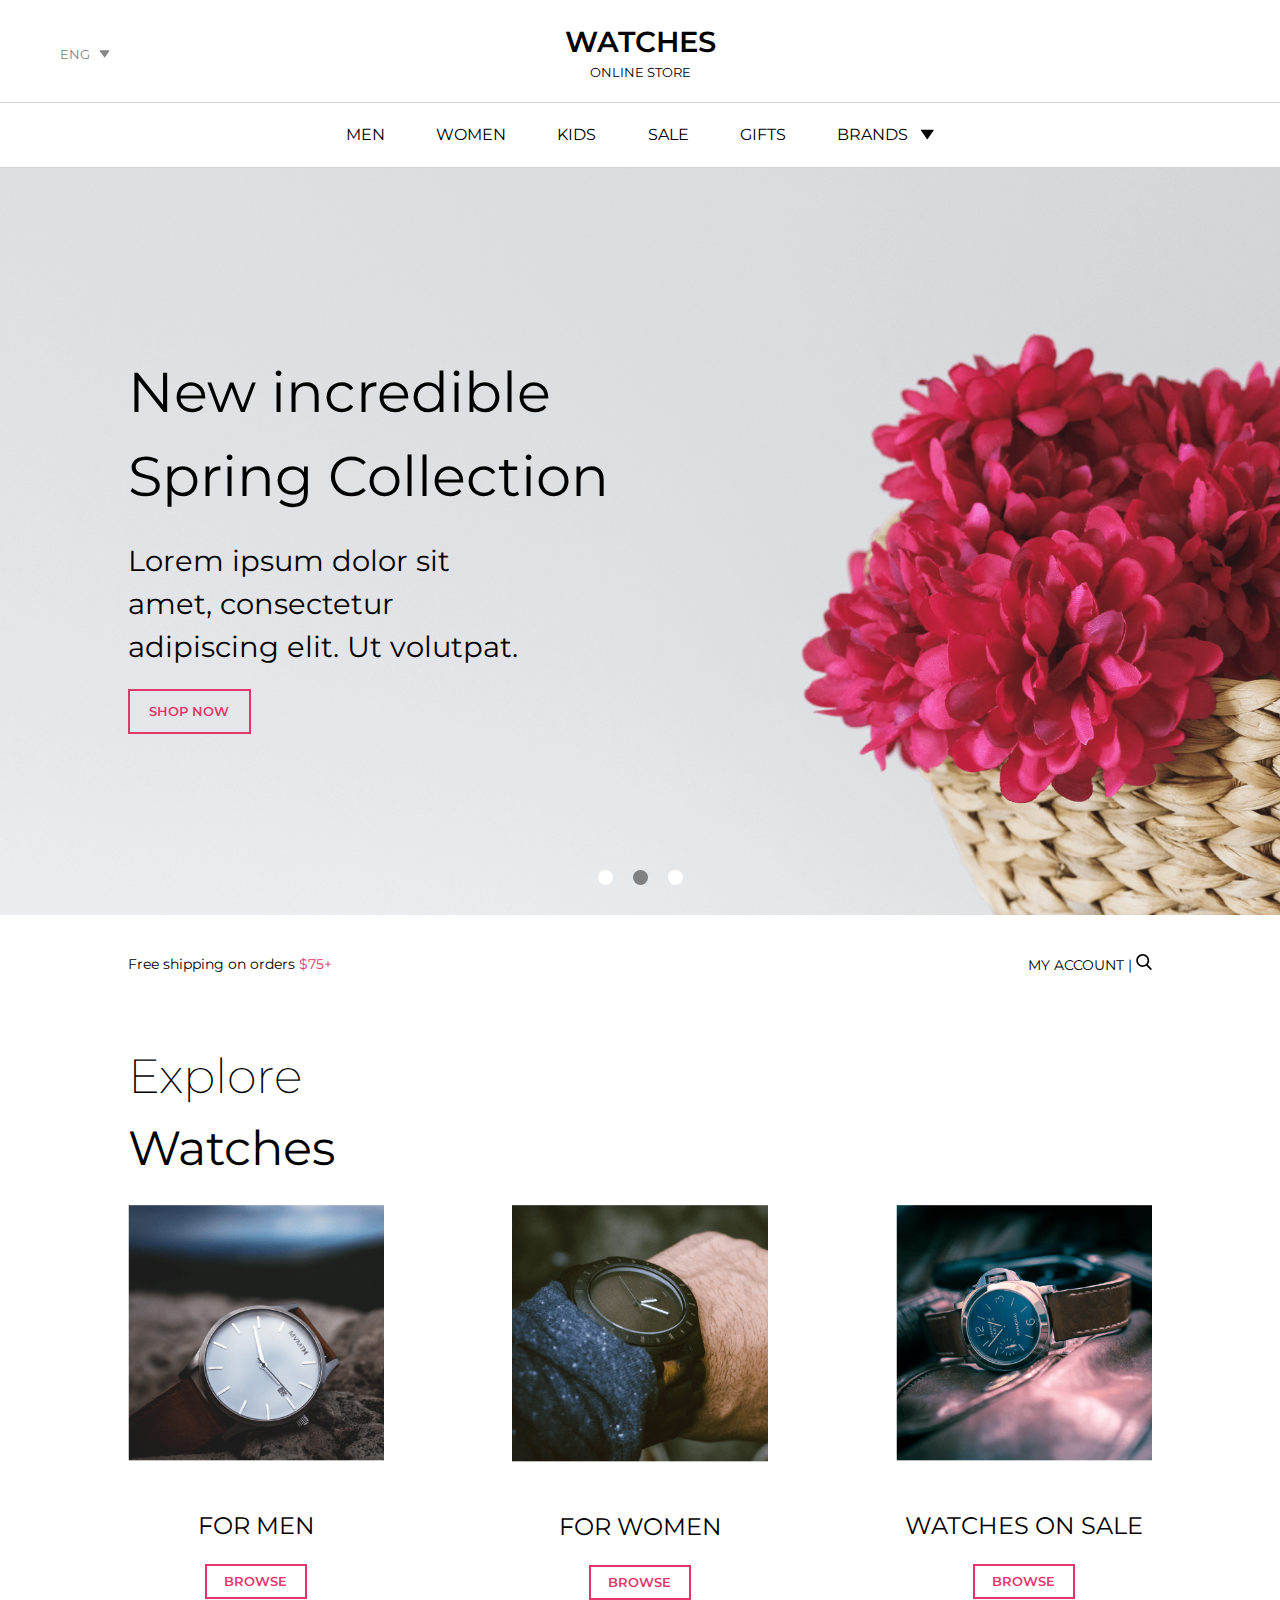
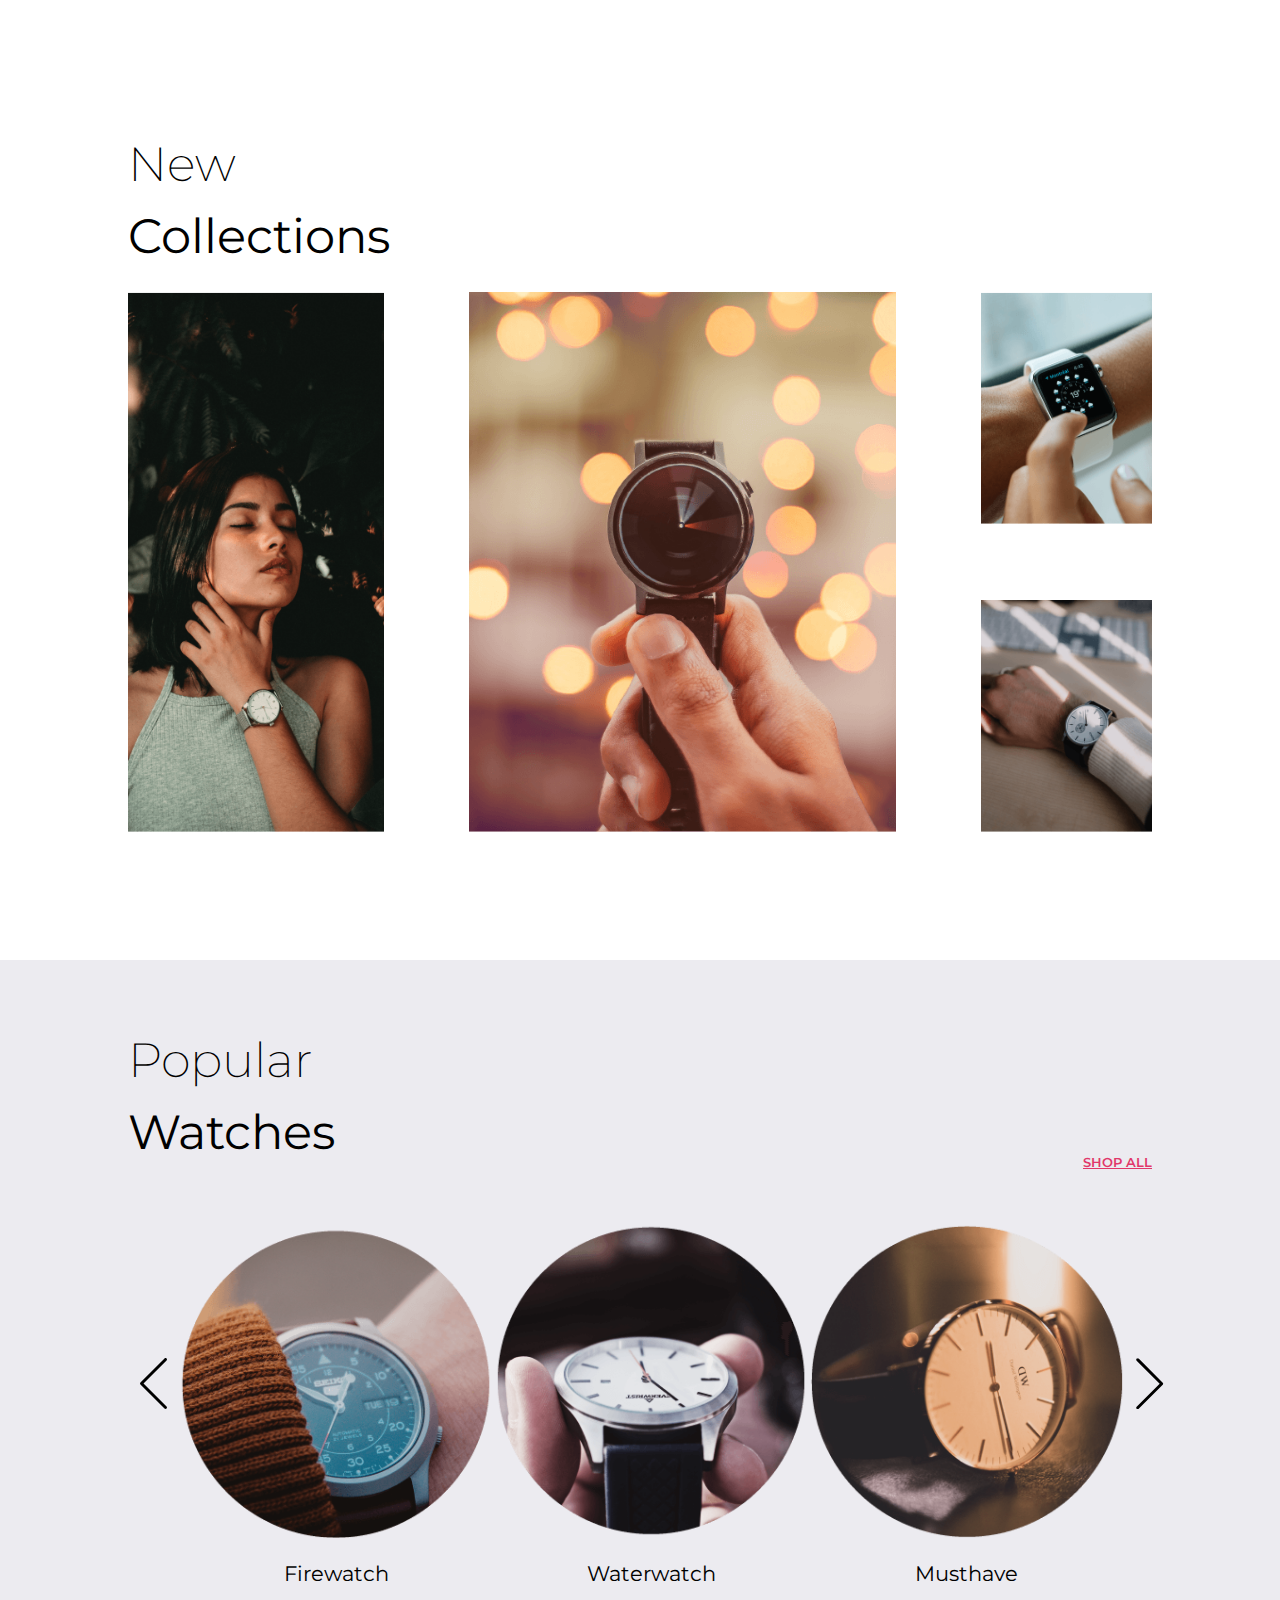
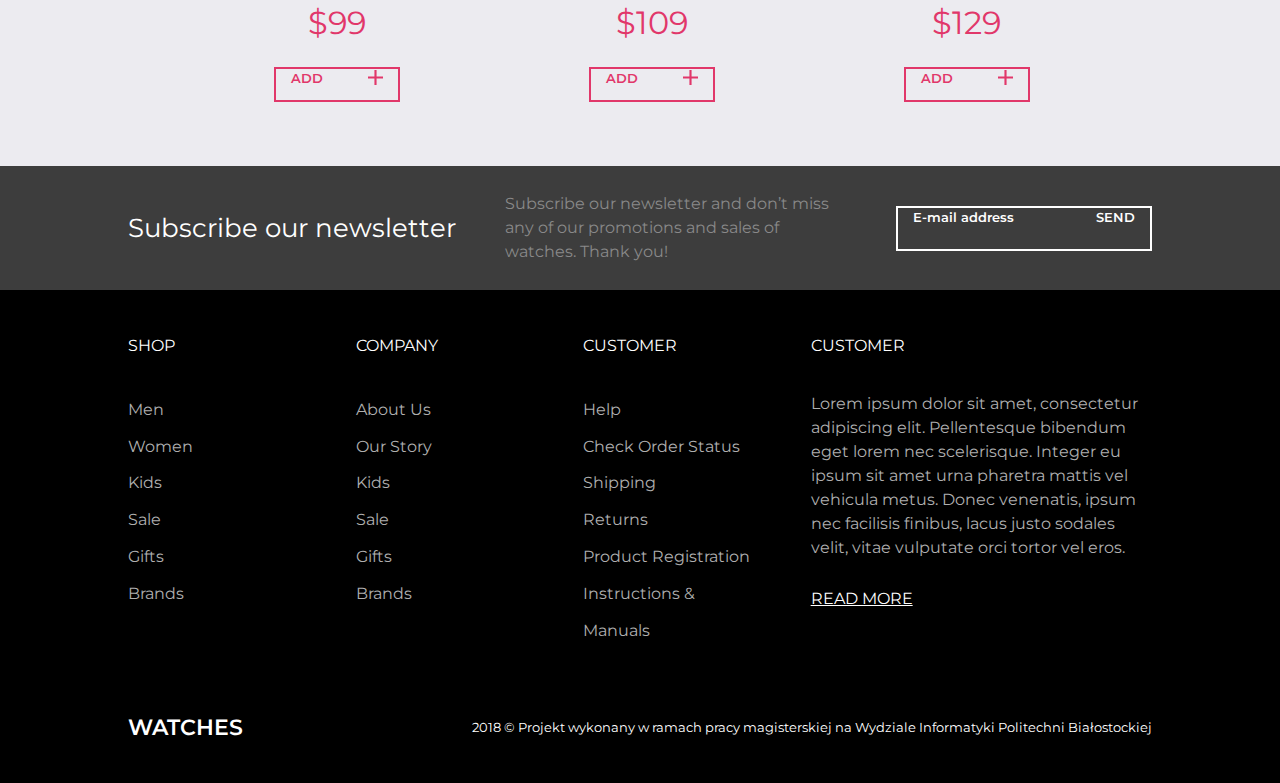
<file: index.html>
<!DOCTYPE html>
<html lang="pl">
<head>
    <meta charset="utf-8">
    <meta name="viewport" content="initial-scale=1, maximum-scale=1">
    <title>Watches #1 - Custom</title>
    <link rel="stylesheet" href="style.css">
    <link href="https://fonts.googleapis.com/css?family=Montserrat:100,300,400&amp;subset=latin-ext" rel="stylesheet">
    <link rel="icon" type="image/png" href="img/favicon.png">
</head>
<body>
    
    <header>
        
        <nav>
            <span>ENG<img src="img/arrow_gray.svg"></span>
            
            <h1><a href="#">WATCHES</a></h1>
            <h2>ONLINE STORE</h2>

            <img class="mobile-menu" src="img/hamburger.svg">

            <ul>
                <li>MEN</li>
                <li>WOMEN</li>
                <li>KIDS</li>
                <li>SALE</li>
                <li>GIFTS</li>
                <li>BRANDS<img src="img/arrow_black.svg"></li>
            </ul>
        </nav>
        
    </header>

    <main>

        <section id="main">
            
            <h2>New incredible<br>Spring Collection</h2>
            <h3>Lorem ipsum dolor sit amet, consectetur adipiscing elit. Ut volutpat.</h3>
            
            <button><a href="shop.html">SHOP NOW</a></button>
            
            <div class="dots">
                <div class="dot"></div>
                <div class="dot active"></div>
                <div class="dot"></div>
            </div>
        
        </section>
        
        
        <section id="panel">
            <p>Free shipping on orders <span>$75+</span></p>
            <p>MY ACCOUNT | <img src="img/search.svg"></p>
        </section>
            
        
        <section id="explore">
        
            <h3>Explore</h3>
            <h2>Watches</h2>
            
            <div class="photos">
                <div class="photo">
                    <img src="img/watch1.png">
                    <p>FOR MEN</p>
                    <button>BROWSE</button>
                </div>
                <div class="photo">
                    <img src="img/watch2.png">
                    <p>FOR WOMEN</p>
                    <button>BROWSE</button>
                </div>
                <div class="photo">
                    <img src="img/watch3.png">
                    <p>WATCHES ON SALE</p>
                    <button>BROWSE</button>
                </div>
            </div>
        
        </section>
        
        <section id="collections">
        
            <h3>New</h3>
            <h2>Collections</h2>
            
            <div class="photos">
                <img src="img/collection1.png">
                <img src="img/collection2.png">
                <div class="right-photos">
                    <img src="img/collection3.png">
                    <img src="img/collection4.png">
                </div>
            </div>
        </section>
        
        <section id="popular">
        
            <div class="popular-top">
                <div>
                    <h3>Popular</h3>
                    <h2>Watches</h2>
                </div>
                <a href="#">SHOP ALL</a>
            </div>
            
            <div class="photos">
                <img class="arrow arrow-left" src="img/arrow_black_big.svg">
                <div class="photo">
                    <img class="watch" src="img/watch-rounded1.png">
                    <p>Firewatch</p>
                    <div class="price">$99</div>
                    <button>ADD<img src="img/add_pink.svg"></button>
                </div>
                <div class="photo">
                    <img class="watch" src="img/watch-rounded2.png">
                    <p>Waterwatch</p>
                    <div class="price">$109</div>
                    <button>ADD<img src="img/add_pink.svg"></button>
                </div>
                <div class="photo">
                    <img class="watch" src="img/watch-rounded3.png">
                    <p>Musthave</p>
                    <div class="price">$129</div>
                    <button>ADD<img src="img/add_pink.svg"></button>
                </div>
                <img class="arrow arrow-right" src="img/arrow_black_big.svg">
            </div>
        
        </section>
        
        <section id="subscribe">
        
            <h6>Subscribe our newsletter</h6>
            <p>Subscribe our newsletter and don’t miss any of our promotions and sales of watches. Thank you!</p>
            
            <button>E-mail address<span>SEND</span></button>
        
        </section>

    </main>

    <footer>
        
        <ul>
            <li>SHOP</li>
            <li>Men</li>
            <li>Women</li>
            <li>Kids</li>
            <li>Sale</li>
            <li>Gifts</li>
            <li>Brands</li>
        </ul>
        <ul>
            <li>COMPANY</li>
            <li>About Us</li>
            <li>Our Story</li>
            <li>Kids</li>
            <li>Sale</li>
            <li>Gifts</li>
            <li>Brands</li>
        </ul>
        <ul>
            <li>CUSTOMER</li>
            <li>Help</li>
            <li>Check Order Status</li>
            <li>Shipping</li>
            <li>Returns</li>
            <li>Product Registration</li>
            <li>Instructions &amp; Manuals</li>
        </ul>
        <ul>
            <li>CUSTOMER</li>
            <li>Lorem ipsum dolor sit amet, consectetur adipiscing elit. Pellentesque bibendum eget lorem nec scelerisque. Integer eu ipsum sit amet urna pharetra mattis vel vehicula metus. Donec venenatis, ipsum nec facilisis finibus, lacus justo sodales velit, vitae vulputate orci tortor vel eros.</li>
            <li><a href="#">READ MORE</a></li>
        </ul>
        
        <p><span>WATCHES</span>2018 © Projekt wykonany w ramach pracy magisterskiej na Wydziale Informatyki Politechni Białostockiej</p>
    </footer>

</body>
</html>
</file>
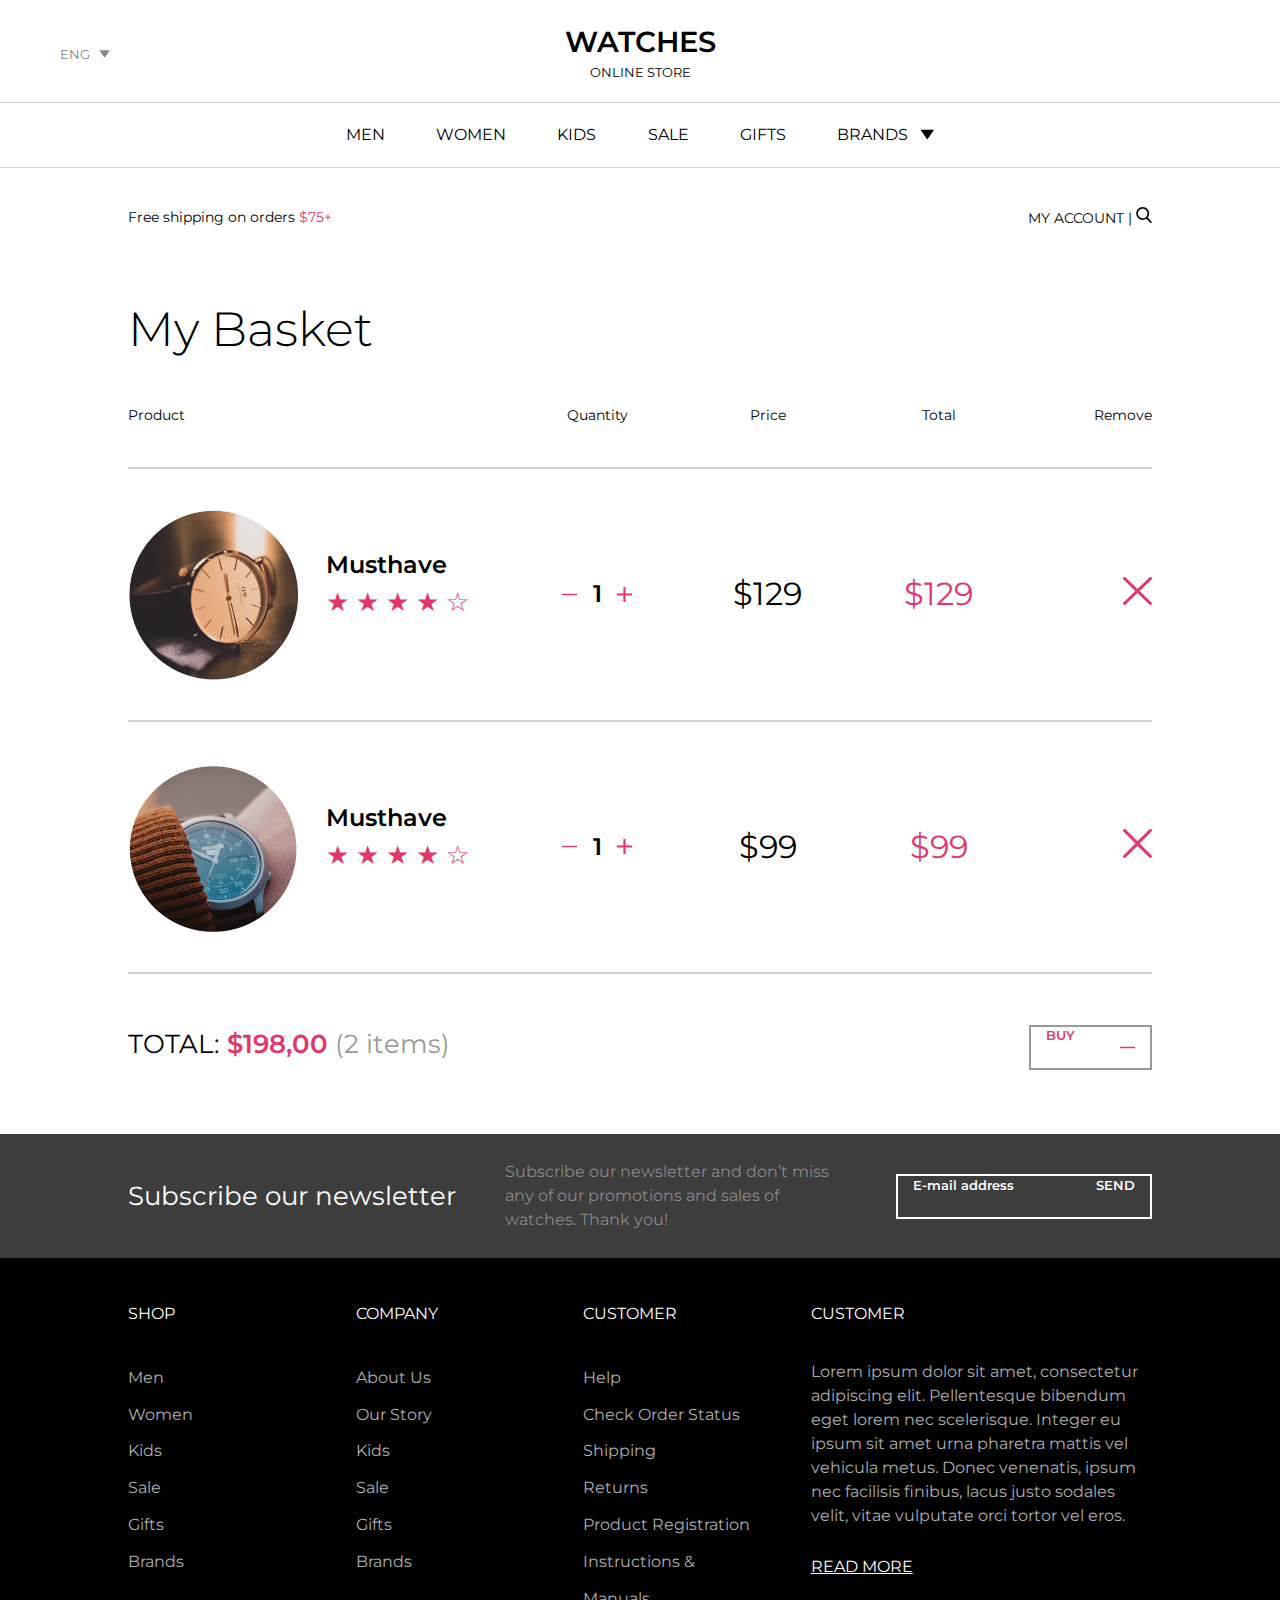
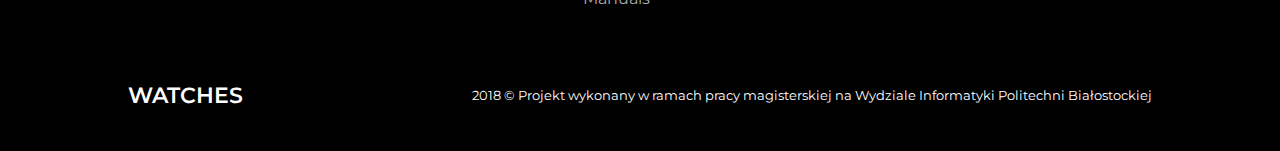
<file: basket.html>
<!DOCTYPE html>
<html lang="pl">
<head>
    <meta charset="utf-8">
    <meta name="viewport" content="initial-scale=1, maximum-scale=1">
    <title>Basket - Watches #1 - Custom</title>
    <link rel="stylesheet" href="style.css">
    <link href="https://fonts.googleapis.com/css?family=Montserrat:100,300,400&amp;subset=latin-ext" rel="stylesheet">
    <link rel="icon" type="image/png" href="img/favicon.png">
</head>
<body>
    
    <header>
        
        <nav>
            <span>ENG<img src="img/arrow_gray.svg"></span>
            
            <h1><a href="#">WATCHES</a></h1>
            <h2>ONLINE STORE</h2>

            <img class="mobile-menu" src="img/hamburger.svg">

            <ul>
                <li>MEN</li>
                <li>WOMEN</li>
                <li>KIDS</li>
                <li>SALE</li>
                <li>GIFTS</li>
                <li>BRANDS<img src="img/arrow_black.svg"></li>
            </ul>
        </nav>
        
    </header>

    <main>

        <section id="panel">
            <p>Free shipping on orders <span>$75+</span></p>
            <p>MY ACCOUNT | <img src="img/search.svg"></p>
        </section>
        
        <section id="basket">
            
            <h3>My Basket</h3>
                
            <table>
                <tr>
                    <th>Product</th>
                    <th>Quantity</th>
                    <th>Price</th>
                    <th>Total</th>
                    <th>Remove</th>
                </tr>
                <tr>
                    <td>
                        <img class="watch" src="img/watch-rounded3.png">
                    
                        <div>
                            <p>Musthave</p>
                            <div class="stars">
                                <span>★</span>
                                <span>★</span>
                                <span>★</span>
                                <span>★</span>
                                <span>☆</span>
                            </div>
                        </div>
                    </td>
                    <td>
                        <img class="basket-add" src="img/substract.svg">
                        <p>1</p>
                        <img class="basket-add" src="img/add_pink.svg">
                    </td>
                    <td>
                        <div class="price black">$129</div>
                    </td>
                    <td>
                        <div class="price">$129</div>
                    </td>
                    <td>
                        <img class="remove" src="img/remove.svg">
                    </td>
                </tr>
                <tr>
                    <td>
                        <img class="watch" src="img/watch-rounded1.png">
                    
                        <div>
                            <p>Musthave</p>
                            <div class="stars">
                                <span>★</span>
                                <span>★</span>
                                <span>★</span>
                                <span>★</span>
                                <span>☆</span>
                            </div>
                        </div>
                    </td>
                    <td>
                        <img class="basket-add" src="img/substract.svg">
                        <p>1</p>
                        <img class="basket-add" src="img/add_pink.svg">
                    </td>
                    <td>
                        <div class="price black">$99</div>
                    </td>
                    <td>
                        <div class="price">$99</div>
                    </td>
                    <td>
                        <img class="remove" src="img/remove.svg">
                    </td>
                </tr>
            </table>
            
            <div class="under-table">
                <div>
                    <span>TOTAL: </span>
                    <span>$198,00</span>
                    <span>(2 items)</span>
                </div>
                <button class="gray-btn">BUY<img class="basket-add" src="img/substract.svg"></button>
            </div>
            
            
            
        </section>
        
        
        
        <section id="subscribe">
        
            <h6>Subscribe our newsletter</h6>
            <p>Subscribe our newsletter and don’t miss any of our promotions and sales of watches. Thank you!</p>
            
            <button>E-mail address<span>SEND</span></button>
        
        </section>

    </main>

    <footer>
        
        <ul>
            <li>SHOP</li>
            <li>Men</li>
            <li>Women</li>
            <li>Kids</li>
            <li>Sale</li>
            <li>Gifts</li>
            <li>Brands</li>
        </ul>
        <ul>
            <li>COMPANY</li>
            <li>About Us</li>
            <li>Our Story</li>
            <li>Kids</li>
            <li>Sale</li>
            <li>Gifts</li>
            <li>Brands</li>
        </ul>
        <ul>
            <li>CUSTOMER</li>
            <li>Help</li>
            <li>Check Order Status</li>
            <li>Shipping</li>
            <li>Returns</li>
            <li>Product Registration</li>
            <li>Instructions &amp; Manuals</li>
        </ul>
        <ul>
            <li>CUSTOMER</li>
            <li>Lorem ipsum dolor sit amet, consectetur adipiscing elit. Pellentesque bibendum eget lorem nec scelerisque. Integer eu ipsum sit amet urna pharetra mattis vel vehicula metus. Donec venenatis, ipsum nec facilisis finibus, lacus justo sodales velit, vitae vulputate orci tortor vel eros.</li>
            <li><a href="#">READ MORE</a></li>
        </ul>
        
        <p><span>WATCHES</span>2018 © Projekt wykonany w ramach pracy magisterskiej na Wydziale Informatyki Politechni Białostockiej</p>
    </footer>

</body>
</html>
</file>
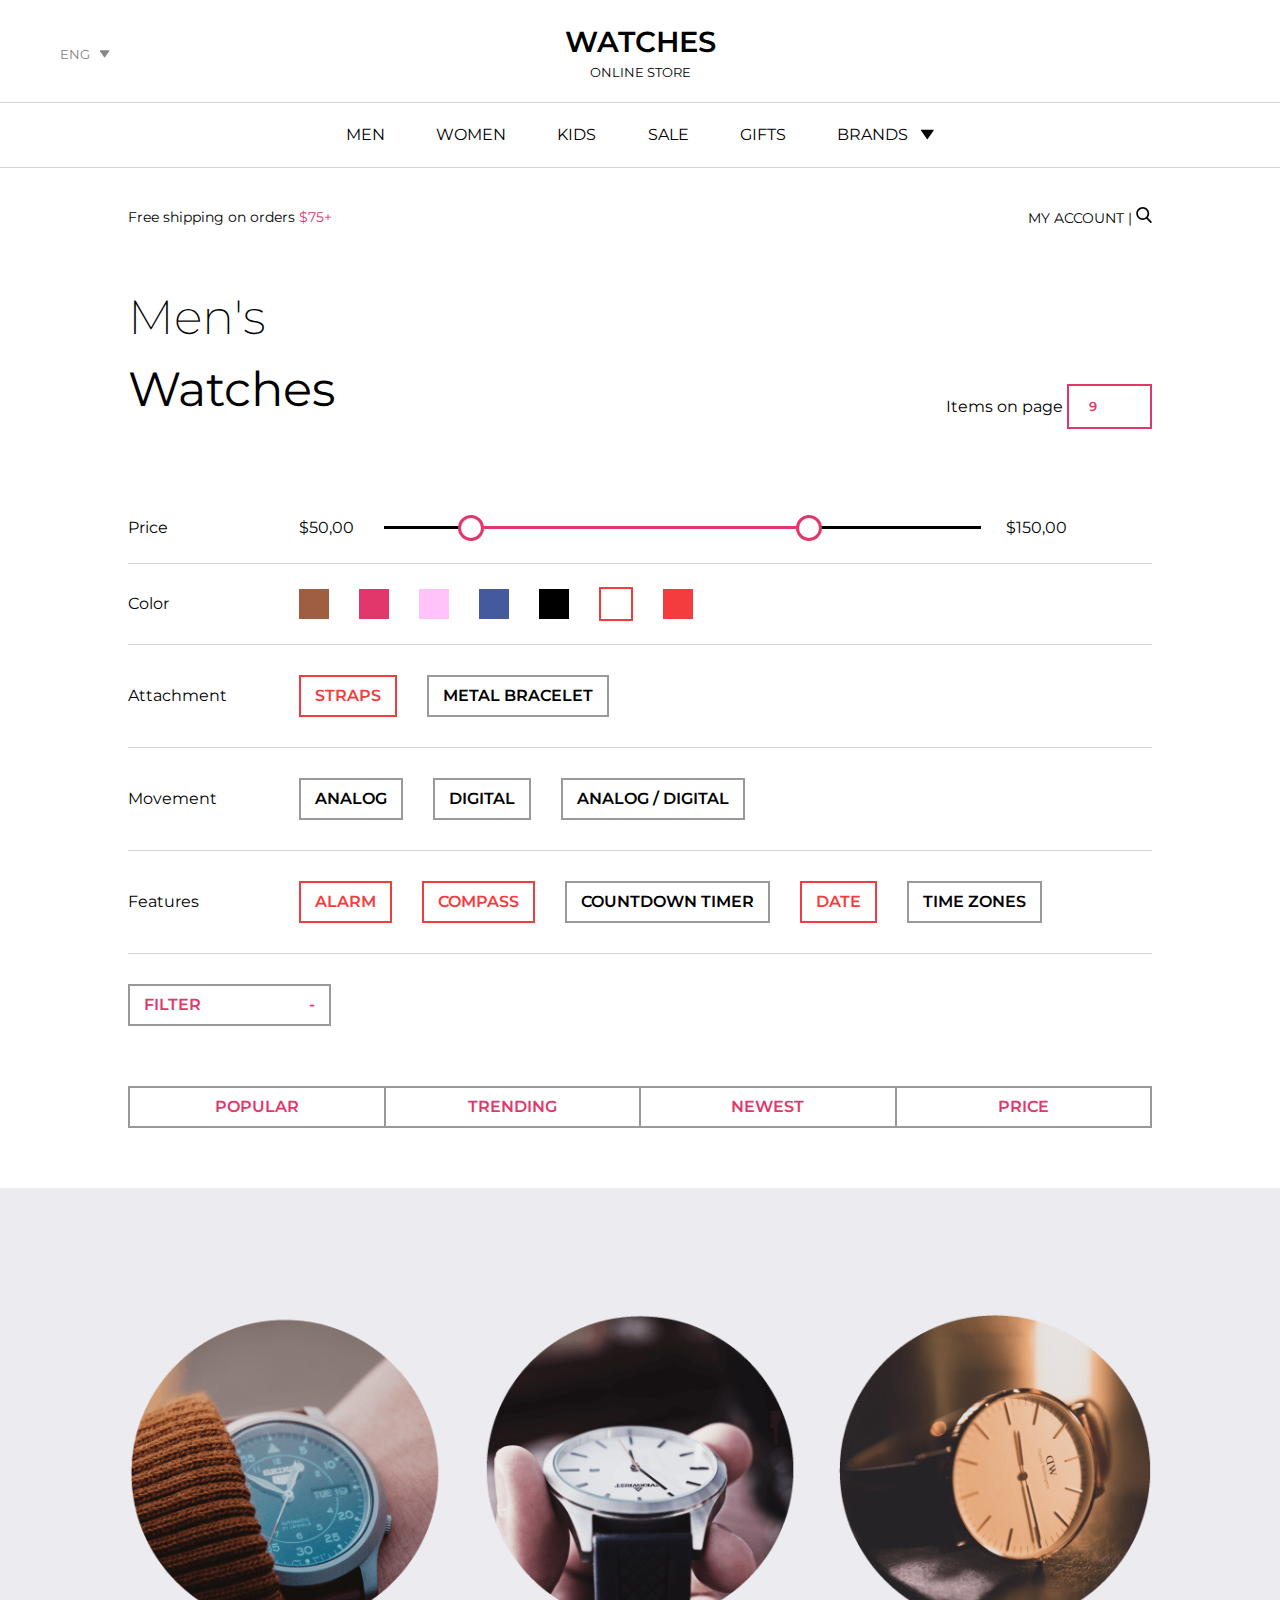
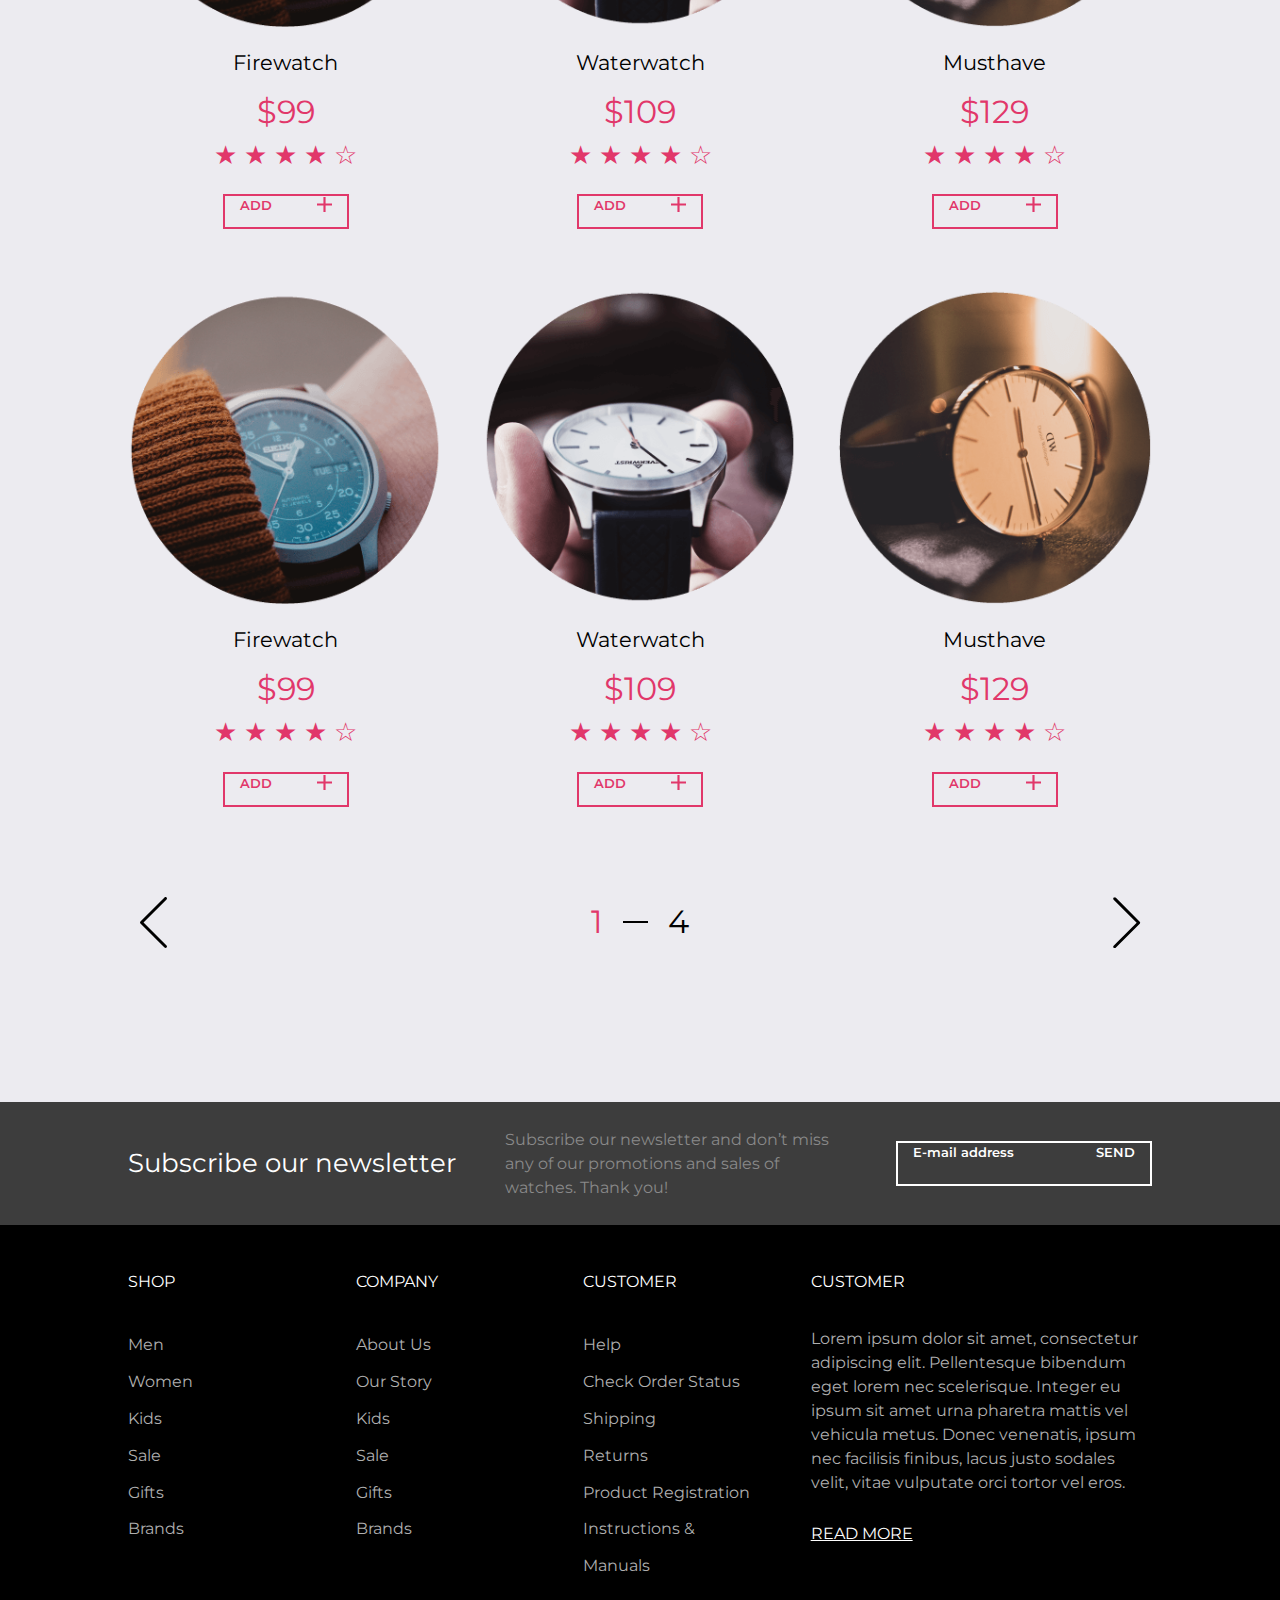
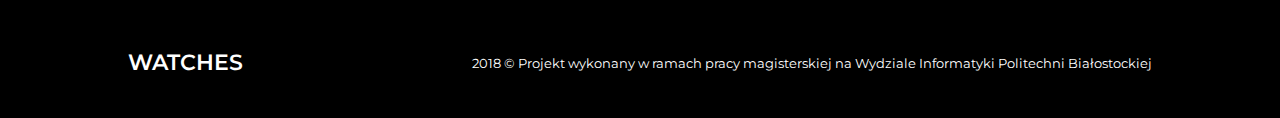
<file: shop.html>
<!DOCTYPE html>
<html lang="pl">
<head>
    <meta charset="utf-8">
    <meta name="viewport" content="initial-scale=1, maximum-scale=1">
    <title>Shop - Watches #1 - Custom</title>
    <link rel="stylesheet" href="style.css">
    <link href="https://fonts.googleapis.com/css?family=Montserrat:100,300,400&amp;subset=latin-ext" rel="stylesheet">
    <link rel="icon" type="image/png" href="img/favicon.png">
</head>
<body>
    
    <header>
        
        <nav>
            <span>ENG<img src="img/arrow_gray.svg"></span>
            
            <h1><a href="#">WATCHES</a></h1>
            <h2>ONLINE STORE</h2>

            <img class="mobile-menu" src="img/hamburger.svg">

            <ul>
                <li>MEN</li>
                <li>WOMEN</li>
                <li>KIDS</li>
                <li>SALE</li>
                <li>GIFTS</li>
                <li>BRANDS<img src="img/arrow_black.svg"></li>
            </ul>
        </nav>
        
    </header>

    <main>

        <section id="panel">
            <p>Free shipping on orders <span>$75+</span></p>
            <p>MY ACCOUNT | <img src="img/search.svg"></p>
        </section>
        
        <section id="mens">
            
            <div class="mens-top">
                <div>
                    <h3>Men's</h3>
                    <h2>Watches</h2>
                </div>

                <p>
                    Items on page
                    <button>9</button>
                </p>
            </div>
        
        </section>
        
        <section id="filters">
        
            <div class="filter">
                <h6>Price</h6>
                <div>
                    <p class="price-left">$50,00</p>
                    <span class="line"></span>
                    <span class="line-pink"></span>
                    <span class="line-black"></span>
                    <p class="price-right">$150,00</p>
                </div>
            </div>
            
            <div class="filter">
                <h6>Color</h6>
                <div>
                    <div class="color-square sq1"></div>
                    <div class="color-square sq2"></div>
                    <div class="color-square sq3"></div>
                    <div class="color-square sq4"></div>
                    <div class="color-square sq5"></div>
                    <div class="color-square sq6"></div>
                    <div class="color-square sq7"></div>
                </div>
            </div>
            
            <div class="filter">
                <h6>Attachment</h6>
                <div>
                    <div class="f-box pink">STRAPS</div>
                    <div class="f-box">METAL BRACELET</div>
                </div>
            </div>
            
            <div class="filter">
                <h6>Movement</h6>
                <div>
                    <div class="f-box">ANALOG</div>
                    <div class="f-box">DIGITAL</div>
                    <div class="f-box">ANALOG / DIGITAL</div>
                </div>
            </div>
            
            <div class="filter">
                <h6>Features</h6>
                <div>
                    <div class="f-box pink">ALARM</div>
                    <div class="f-box pink">COMPASS</div>
                    <div class="f-box">COUNTDOWN TIMER</div>
                    <div class="f-box pink">DATE</div>
                    <div class="f-box">TIME ZONES</div>
                </div>
            </div>
            
            <div class="f-box f-button">FILTER<span>-</span></div>
            
            <div class="f-4-box">
                <span>POPULAR</span>
                <span>TRENDING</span>
                <span>NEWEST</span>
                <span>PRICE</span>
            </div>
        
        </section>
        
        <section id="shop">
            <div class="photos">
                
                <div class="photo">
                    <img class="watch" src="img/watch-rounded1.png">
                    <p>Firewatch</p>
                    <div class="price">$99</div>
                    <div class="stars">
                        <span>★</span>
                        <span>★</span>
                        <span>★</span>
                        <span>★</span>
                        <span>☆</span>
                    </div>
                    <button>ADD<img src="img/add_pink.svg"></button>
                </div>
                <div class="photo">
                    <img class="watch" src="img/watch-rounded2.png">
                    <p>Waterwatch</p>
                    <div class="price">$109</div>
                    <div class="stars">
                        <span>★</span>
                        <span>★</span>
                        <span>★</span>
                        <span>★</span>
                        <span>☆</span>
                    </div>
                    <button>ADD<img src="img/add_pink.svg"></button>
                </div>
                <div class="photo">
                    <img class="watch" src="img/watch-rounded3.png">
                    <p>Musthave</p>
                    <div class="price">$129</div>
                    <div class="stars">
                        <span>★</span>
                        <span>★</span>
                        <span>★</span>
                        <span>★</span>
                        <span>☆</span>
                    </div>
                    <button>ADD<img src="img/add_pink.svg"></button>
                </div>
                
            </div>
            
            <div class="photos">
                
                <div class="photo">
                    <img class="watch" src="img/watch-rounded1.png">
                    <p>Firewatch</p>
                    <div class="price">$99</div>
                    <div class="stars">
                        <span>★</span>
                        <span>★</span>
                        <span>★</span>
                        <span>★</span>
                        <span>☆</span>
                    </div>
                    <button>ADD<img src="img/add_pink.svg"></button>
                </div>
                <div class="photo">
                    <img class="watch" src="img/watch-rounded2.png">
                    <p>Waterwatch</p>
                    <div class="price">$109</div>
                    <div class="stars">
                        <span>★</span>
                        <span>★</span>
                        <span>★</span>
                        <span>★</span>
                        <span>☆</span>
                    </div>
                    <button>ADD<img src="img/add_pink.svg"></button>
                </div>
                <div class="photo">
                    <img class="watch" src="img/watch-rounded3.png">
                    <p>Musthave</p>
                    <div class="price">$129</div>
                    <div class="stars">
                        <span>★</span>
                        <span>★</span>
                        <span>★</span>
                        <span>★</span>
                        <span>☆</span>
                    </div>
                    <button>ADD<img src="img/add_pink.svg"></button>
                </div>
                
            </div>
            
            <div class="pagination">
                <img class="arrow arrow-left" src="img/arrow_black_big.svg">
                <div class="pagination-pages">
                    <span class="pink">1</span>
                    <div class="longline"></div>
                    <span class="">4</span>
                </div>
                <img class="arrow arrow-right" src="img/arrow_black_big.svg">
            </div>
            
        </section>
        
        
        <section id="subscribe">
        
            <h6>Subscribe our newsletter</h6>
            <p>Subscribe our newsletter and don’t miss any of our promotions and sales of watches. Thank you!</p>
            
            <button>E-mail address<span>SEND</span></button>
        
        </section>

    </main>

    <footer>
        
        <ul>
            <li>SHOP</li>
            <li>Men</li>
            <li>Women</li>
            <li>Kids</li>
            <li>Sale</li>
            <li>Gifts</li>
            <li>Brands</li>
        </ul>
        <ul>
            <li>COMPANY</li>
            <li>About Us</li>
            <li>Our Story</li>
            <li>Kids</li>
            <li>Sale</li>
            <li>Gifts</li>
            <li>Brands</li>
        </ul>
        <ul>
            <li>CUSTOMER</li>
            <li>Help</li>
            <li>Check Order Status</li>
            <li>Shipping</li>
            <li>Returns</li>
            <li>Product Registration</li>
            <li>Instructions &amp; Manuals</li>
        </ul>
        <ul>
            <li>CUSTOMER</li>
            <li>Lorem ipsum dolor sit amet, consectetur adipiscing elit. Pellentesque bibendum eget lorem nec scelerisque. Integer eu ipsum sit amet urna pharetra mattis vel vehicula metus. Donec venenatis, ipsum nec facilisis finibus, lacus justo sodales velit, vitae vulputate orci tortor vel eros.</li>
            <li><a href="#">READ MORE</a></li>
        </ul>
        
        <p><span>WATCHES</span>2018 © Projekt wykonany w ramach pracy magisterskiej na Wydziale Informatyki Politechni Białostockiej</p>
    </footer>

</body>
</html>
</file>
<file: style.css>
html, body, div, span, applet, object, iframe,
h1, h2, h3, h4, h5, h6, p, blockquote, pre,
a, abbr, acronym, address, big, cite, code,
del, dfn, em, img, ins, kbd, q, s, samp,
small, strike, strong, sub, sup, tt, var,
b, u, i, center,
dl, dt, dd, ol, ul, li,
fieldset, form, label, legend,
table, caption, tbody, tfoot, thead, tr, th, td,
article, aside, canvas, details, embed, 
figure, figcaption, footer, header, hgroup, 
menu, nav, output, ruby, section, summary,
time, mark, audio, video {
	margin: 0;
	padding: 0;
	border: 0;
	font-size: 100%;
	font: inherit;
	vertical-align: baseline;
}
/* HTML5 display-role reset for older browsers */
article, aside, details, figcaption, figure, 
footer, header, hgroup, menu, nav, section {
	display: block;
}
body {
	line-height: 1;
}
ol, ul {
	list-style: none;
}
blockquote, q {
	quotes: none;
}
blockquote:before, blockquote:after,
q:before, q:after {
	content: '';
	content: none;
}
table {
	border-collapse: collapse;
	border-spacing: 0;
}

/* CONTENT */

body {
    font-family: 'Montserrat', sans-serif;
    font-weight: 400;
    line-height: 1.5;
    color: black;
}

/* HEADER */

header {
    text-align: center;
    width: 100%;
    position: relative;
}
header h1 {
    font-size: 1.8rem;
    font-weight: 600;
    margin-top: 20px;
}
header h2 {
    font-size: 0.8rem;
    margin-bottom: 20px;
}
header a {
    text-decoration: none;
    color: black;
}
header ul {
    display: -webkit-box;
    display: -ms-flexbox;
    display: flex;
    -webkit-box-orient: horizontal;
    -webkit-box-direction: normal;
    -ms-flex-direction: row;
    flex-direction: row;
    -ms-flex-wrap: wrap;
    flex-wrap: wrap;
    -ms-flex-pack: distribute;
    justify-content: space-around;
    padding: 20px 25%;
    border-top: 1px solid lightgray;
    border-bottom: 1px solid lightgray;
}
header span {
    position: absolute;
    top: 25px;
    left: 60px;
    font-size: 0.8rem;
    color: gray;
}
header span img {
    height: 0.6rem;
    -webkit-transform: rotate(90deg);
    transform: rotate(90deg);
    margin-left: 10px;
}
header li img {
    height: 0.8rem;
    -webkit-transform: rotate(90deg);
    transform: rotate(90deg);
    margin-left: 13px;
}

#main img {
    -o-object-fit: cover;
    object-fit: cover;
    width: 100%;
    height: 83vh;
}
.mobile-menu { 
    display: none;
}

section, footer {
    padding-left: 10%;
    padding-right: 10%;
}

#main {
    height: 83vh;
    background-image: url(img/bg.png);
    background-size: cover;
    
    
    display: -webkit-box;
    
    
    display: -ms-flexbox;
    
    
    display: flex;
    -webkit-box-orient: vertical;
    -webkit-box-direction: normal;
    -ms-flex-direction: column;
    flex-direction: column;
    -webkit-box-pack: center;
    -ms-flex-pack: center;
    justify-content: center;
    
    position: relative;
}

#main h2 {
    font-size: 3.5rem;
}
#main h3 {
    font-size: 1.8rem;
    width: 40%;
    
    padding-top: 2%;
    padding-bottom: 2%;
}
button {
    height: 45px;
    width: 12%;
    border: 2px solid #E1376A;
    color: #E1376A;
    background-color: transparent;
    font-weight: 600;
    font-family: 'Montserrat', sans-serif;
    cursor: pointer;
}
button a {
    text-decoration: none;
    color: #E1376A;
}
.dots {
    position: absolute;
    display: -webkit-box;
    display: -ms-flexbox;
    display: flex;
    -webkit-box-orient: horizontal;
    -webkit-box-direction: normal;
    -ms-flex-direction: row;
    flex-direction: row;
    -ms-flex-item-align: center;
    align-self: center;
    bottom: 30px;
}
.dot {
    height: 15px;
    width: 15px;
    background-color: white;
    border-radius: 50%;
    margin-left: 10px;
    margin-right: 10px;
}
.dot.active {
    background-color: gray;
}

#panel {
    display: -webkit-box;
    display: -ms-flexbox;
    display: flex;
    -webkit-box-pack: justify;
    -ms-flex-pack: justify;
    justify-content: space-between;
    padding-top: 3%;
    font-size: 0.9rem;
}
#panel span {
    color: #E1376A;
}
#panel img {
    height: 1rem;
}

#explore {
    margin-top: 5%;
}
#explore h3, #mens h3, #basket h3 {
    font-size: 3rem;
    font-weight: 200;
}
#explore h2, #mens h2 {
    font-size: 3rem;
    margin-bottom: 2%;
}
#explore .photos {
    display: -webkit-box;
    display: -ms-flexbox;
    display: flex;
    -webkit-box-pack: justify;
    -ms-flex-pack: justify;
    justify-content: space-between;
    text-align: center;
}
#explore .photo {
    width: 25%;
}
#explore .photo img {
    width: 100%;
}
#explore button {
    width: 40%;
    height: 35px;
}
#explore p {
    padding-top: 40px;
    padding-bottom: 20px;
    font-size: 1.5rem;
}

#collections {
    margin-top: 10%;
    margin-bottom: 10%;
}
#collections h3 {
    font-size: 3rem;
    font-weight: 200;
}
#collections h2 {
    font-size: 3rem;
    margin-bottom: 2%;
}
#collections img {
    -o-object-fit: cover;
    object-fit: cover;
}
#collections img:nth-of-type(1) {
    height: 60vh;
    width: calc((100% / 12) * 3);
    margin-right: calc(100% / 12);
}
#collections img:nth-of-type(2) {
    height: 60vh;
    width: calc((100% / 12) * 5);
    margin-right: calc(100% / 12);
}
#collections .photos {
    display: -webkit-box;
    display: -ms-flexbox;
    display: flex;
}
#collections .right-photos {
    display: -webkit-box;
    display: -ms-flexbox;
    display: flex;
    -webkit-box-orient: vertical;
    -webkit-box-direction: normal;
    -ms-flex-direction: column;
    flex-direction: column;
    -webkit-box-pack: justify;
    -ms-flex-pack: justify;
    justify-content: space-between;
}
#collections .right-photos img:nth-of-type(1) {
    height: 43%;
    width: 100%;
}
#collections .right-photos img:nth-of-type(2) {
    height: 43%;
    width: 100%;
}


#popular, #shop {
    background-color: #ECEBF0;
    padding-top: 5%;
    padding-bottom: 5%;
}
#popular .popular-top {
    display: -webkit-box;
    display: -ms-flexbox;
    display: flex;
    -webkit-box-pack: justify;
    -ms-flex-pack: justify;
    justify-content: space-between;
    -webkit-box-align: end;
    -ms-flex-align: end;
    align-items: flex-end;
    padding-bottom: 5%;
}
#popular h3 {
    font-size: 3rem;
    font-weight: 200;
}
#popular h2 {
    font-size: 3rem;
    margin-bottom: 2%;
}
#popular a {
    font-size: 0.8rem;
    color: #E1376A;
    font-weight: 600;
}
#popular .photos, #shop .photos {
    display: -webkit-box;
    display: -ms-flexbox;
    display: flex;
    -webkit-box-pack: justify;
    -ms-flex-pack: justify;
    justify-content: space-between;
}
#popular .arrow {
    width: 5%;
    -ms-flex-item-align: start;
    align-self: flex-start;
    margin-top: 15vh;
}
#popular .arrow-right {
    -webkit-transform: rotate(180deg);
    transform: rotate(180deg);
}
#popular .photo, #shop .photo {
    display: -webkit-box;
    display: -ms-flexbox;
    display: flex;
    -webkit-box-orient: vertical;
    -webkit-box-direction: normal;
    -ms-flex-direction: column;
    flex-direction: column;
    -webkit-box-align: center;
    -ms-flex-align: center;
    align-items: center;
}
#popular .watch, #shop .watch {
    height: 35vh;
}
#popular button, #shop button {
    width: 40%;
    height: 35px;
    padding-left: 15px;
    padding-right: 15px;
    
    display: -webkit-box;
    
    display: -ms-flexbox;
    
    display: flex;
    -webkit-box-pack: justify;
    -ms-flex-pack: justify;
    justify-content: space-between;
}
#popular button img, #shop button img {
    height: 15px;
}
#popular p, #shop p  {
    padding-top: 20px;
    padding-bottom:10px;
    font-size: 1.3rem;
}
#popular .price {
    padding-bottom: 20px;
    font-size: 2rem;
    color: #E1376A;
}


#subscribe {
    background-color: #3D3D3D;
    padding-top: 2%;
    padding-bottom: 2%;
    color: white;
    
    display: -webkit-box;
    
    display: -ms-flexbox;
    
    display: flex;
    -webkit-box-pack: justify;
    -ms-flex-pack: justify;
    justify-content: space-between;
    -webkit-box-align: center;
    -ms-flex-align: center;
    align-items: center;
}
#subscribe h6 {
    font-size: 1.6rem;
}
#subscribe p {
    width: calc((100% / 12) * 4);
    color: #898989;
}
#subscribe button {
    width: calc((100% / 12) * 3);
    color: white;
    border-color: white;
    display: -webkit-box;
    display: -ms-flexbox;
    display: flex;
    -webkit-box-pack: justify;
    -ms-flex-pack: justify;
    justify-content: space-between;
    padding-left: 15px;
    padding-right: 15px;
}

footer {
    background-color: black;
    color: white;
    padding-top: 3%;
    padding-bottom: 3%;
    
    display: -webkit-box;
    
    display: -ms-flexbox;
    
    display: flex;
    -webkit-box-pack: justify;
    -ms-flex-pack: justify;
    justify-content: space-between;
    -ms-flex-wrap: wrap;
    flex-wrap: wrap;
}
footer ul {
    width: calc((100% / 12) * 2);
    color: #AFAFAF;
    margin-bottom: 6%;
}
footer ul li {
    line-height: 2.3rem;
}
footer ul li:nth-of-type(1) {
    color: white;
    padding-bottom: 3vh;
}
footer ul:nth-of-type(4) {
    width: calc((100% / 12) * 4);
}
footer ul:nth-of-type(4) li {
    line-height: 1.5rem;
}
footer ul:nth-of-type(4) li:nth-of-type(1) {
    line-height: 2.3rem;
}
footer ul:nth-of-type(4) li:nth-of-type(3) {
    padding-top: 3vh;
}
footer ul:nth-of-type(4) li a {
    color: white;
}

footer p {
    display: -webkit-box;
    display: -ms-flexbox;
    display: flex;
    -webkit-box-pack: justify;
    -ms-flex-pack: justify;
    justify-content: space-between;
    font-size: 0.8rem;
    -webkit-box-flex: 1;
    -ms-flex: 1 0 100%;
    flex: 1 0 100%;
    -webkit-box-align: center;
    -ms-flex-align: center;
    align-items: center;
}
footer p span {
    font-size: 1.4rem;
    font-weight: 600;
}


/* SHOP */

.mens-top {
    padding-top: 5%;
    
    display: -webkit-box;
    
    display: -ms-flexbox;
    
    display: flex;
    -webkit-box-pack: justify;
    -ms-flex-pack: justify;
    justify-content: space-between;
    -webkit-box-align: end;
    -ms-flex-align: end;
    align-items: flex-end;
}

.mens-top button {
    width: calc(80vw / 12);
    padding-left: 20px;
    text-align: left;
    padding-left: 10%;
}


#filters {
    padding-top: 5%;
}
.filter {
    display: -webkit-box;
    display: -ms-flexbox;
    display: flex;
    border-bottom: 1px solid lightgray;
    -webkit-box-align: center;
    -ms-flex-align: center;
    align-items: center;
    padding-top: 23px;
    padding-bottom: 23px;
}
.filter h6 {
    width: calc((80vw / 12) * 2);
}
.filter div {
    display: -webkit-box;
    display: -ms-flexbox;
    display: flex;
    -webkit-box-align: center;
    -ms-flex-align: center;
    align-items: center;
    -ms-flex-wrap: wrap;
    flex-wrap: wrap;
}
.filter p {
    width: calc((80vw / 12) * 1);
}
.filter p:nth-of-type(2) {
    text-align: right;
}
.filter .line {
    width: calc(80vw / 12);
    background-color: black;
    height: 3px;
}
.filter .line-pink {
    width: calc((80vw / 12) * 4);
    background-color: #E1376A;
    height: 3px;
    z-index: 99;
    position: relative;
}
.line-pink::before {
    position: absolute;
    top: -11.5px;
    left: -11.5px;
    content: "";
    display: block;
    height: 20px;
    width: 20px;
    border: 3px solid #E1376A;
    background-color: white;
    border-radius: 50%;
}
.line-pink::after {
    position: absolute;
    top: -11.5px;
    right: -11.5px;
    content: "";
    display: block;
    height: 20px;
    width: 20px;
    border: 3px solid #E1376A;
    background-color: white;
    border-radius: 50%;
}
.filter .line-black {
    width: calc((80vw / 12) * 2);
    background-color: black;
    height: 3px;
}
.color-square {
    height: 30px;
    width: 30px;
    margin-right: 30px;
}
.sq1 {
    background-color: #9F5E42;
}
.sq2 {
    background-color: #E1376A;
}
.sq3 {
    background-color: #FFC3F9;
}
.sq4 {
    background-color: #45599E;
}
.sq5 {
    background-color: #000000;
}
.sq6 {
    background-color: transparent;
    border: 2px solid #F43C3E;
}
.sq7 {
    background-color: #F43C3E;
}

.f-box {
    border: 2px solid #999999;
    color: black;
    padding: 7px 14px;
    margin-right: 30px;
    font-weight: 600;
    margin-top: 7px;
    margin-bottom: 7px;
}
.f-box.pink {
    color: #F43C3E;
    border-color: #F43C3E;
}
.f-button {
    border-collapse: black;
    color: #E1376A;
    width: calc((100% / 12) * 2);
    margin-top: 30px;
    margin-bottom: 30px;
    
    display: -webkit-box;
    
    display: -ms-flexbox;
    
    display: flex;
    -webkit-box-pack: justify;
    -ms-flex-pack: justify;
    justify-content: space-between;
}
.f-4-box {
    border: 2px solid #999999;
    display: -webkit-box;
    display: -ms-flexbox;
    display: flex;
    margin-top: 60px;
    margin-bottom: 60px;
    color: #E1376A;
    font-weight: 600;
}
.f-4-box span {
    border-right: 2px solid #999999;
    padding: 7px 14px;
    width: 25%;
    text-align: center;
}
.f-4-box span:nth-of-type(4) {
    border-right: none;
}

/* SHOP */

#shop .photos {
    margin-top: 60px;
}
.stars {
    padding-bottom: 20px;
    font-size: 1.6rem;
    color: #E1376A;
}
.pagination {
    width: 100%;
    display: -webkit-box;
    display: -ms-flexbox;
    display: flex;
    -webkit-box-pack: justify;
    -ms-flex-pack: justify;
    justify-content: space-between;
    -webkit-box-align: center;
    -ms-flex-align: center;
    align-items: center;
    margin-top: 10vh;
    margin-bottom: 10vh;
}
.pagination-pages {
    display: -webkit-box;
    display: -ms-flexbox;
    display: flex;
    -webkit-box-align: center;
    -ms-flex-align: center;
    align-items: center;
}
.pagination-pages span {
    font-size: 2rem;
}
.pagination-pages div {
    height: 2px;
    width: 2vw;
    background-color: black;
    margin-left: 20px;
    margin-right: 20px;
}
.pink {
    color: #E1376A;
}
#shop .arrow {
    width: 5%;
}
#shop .arrow-right {
    -webkit-transform: rotate(180deg);
    transform: rotate(180deg);
}
.price {
    font-size: 2rem;
    color: #E1376A;
}


#basket {
    padding-top: 5%;
    padding-bottom: 5%;
}
#basket h3 {
    font-weight: 300;
}
table tr {
    font-size: 0.9rem;
    width: 80vw;
}
table .watch {
    width: calc((80vw / 12) * 2);
    float: left;
}
table p {
    font-weight: 600;
    font-size: 1.5rem;
}
.black {
    color: black;
}
.basket-add {
    width: 15px;
}
table {
    padding-top: 5vh;
    -webkit-box-sizing: border-box;
    box-sizing: border-box;
}
th, td {
    text-align: center;
}
tr {
    display: -webkit-box;
    display: -ms-flexbox;
    display: flex;
    height: 100%;
    -webkit-box-align: center;
    -ms-flex-align: center;
    align-items: center;
    
    padding-top: 40px;
    padding-bottom: 40px;
    border-bottom: 2px solid lightgray;
}

th:nth-of-type(1) {
    width: calc((100% / 12) * 4);
    padding-right: calc((100% / 12) * 1);
    text-align: left;
}
th:nth-of-type(2) {
    width: calc((100% / 12) * 1);
    padding-right: calc((100% / 12) * 1);
}
th:nth-of-type(3) {
    width: calc((100% / 12) * 1);
    padding-right: calc((100% / 12) * 1);
}
th:nth-of-type(4) {
    width: calc((100% / 12) * 1);
    padding-right: calc((100% / 12) * 1);
}
th:nth-of-type(5) {
    width: calc((100% / 12) * 1);
    text-align: right;
}

table td:nth-of-type(1) {
    display: -webkit-box;
    display: -ms-flexbox;
    display: flex;
    -webkit-box-align: center;
    -ms-flex-align: center;
    align-items: center;
    -webkit-box-pack: justify;
    -ms-flex-pack: justify;
    justify-content: space-between;
    width: calc((100% / 12) * 4);
    padding-right: calc((100% / 12) * 1);
}
table td:nth-of-type(1) div {
    text-align: left;
}
table td:nth-of-type(2) {
     display: -webkit-box;
     display: -ms-flexbox;
     display: flex;
    -webkit-box-align: center;
    -ms-flex-align: center;
    align-items: center;
    -ms-flex-pack: distribute;
    justify-content: space-around;
    width: calc((100% / 12) * 1);
    padding-right: calc((100% / 12) * 1);
}
table td:nth-of-type(3) {
    width: calc((100% / 12) * 1);
    padding-right: calc((100% / 12) * 1);
}
table td:nth-of-type(4) {
    width: calc((100% / 12) * 1);
    padding-right: calc((100% / 12) * 1);
}
table td:nth-of-type(5) {
    width: calc((100% / 12) * 1);
    text-align: right;
}
table .remove {
    width: 1.8rem;
}
.under-table {
    font-size: 1.6rem;
    padding-top: 5%;
    display: -webkit-box;
    display: -ms-flexbox;
    display: flex;
    -webkit-box-pack: justify;
    -ms-flex-pack: justify;
    justify-content: space-between;
}
.under-table span:nth-of-type(2) {
    color: #E1376A;
    font-weight: 600;
}
.under-table span:nth-of-type(3) {
    color: #999999;
}
.gray-btn {
    border-color: #999999;
    display: -webkit-box;
    display: -ms-flexbox;
    display: flex;
    -webkit-box-pack: justify;
    -ms-flex-pack: justify;
    justify-content: space-between;
    padding: 0 15px;
    font-weight: 600;
}


/* MEDIA QUERIES */

@media screen and (max-width: 1024px) { 
    section, footer {
        padding-left: 5%;
        padding-right: 5%;
    }
	header h1 {
        font-size: 1.6rem;
        margin-top: 15px;
    }
    header h2 {
        font-size: 0.6rem;
        margin-bottom: 15px;
    }
    header ul {
        padding: 15px 20%;
    }
    header span {
        top: 20px;
        left: 50px;
        font-size: 0.7rem;
    }
    #main h2 {
        font-size: 2.8rem;
    }
    #main h3 {
        font-size: 1.4rem;
        width: 70%;
        padding-top: 2%;
        padding-bottom: 2%;
    }
    button {
        width: 20%;
        height: 42px;
    }
    #explore h3, #explore h2,
    #collections h3, #collections h2, 
    #popular h3, #popular h2,
    #mens h3, #mens h2, #basket h3 {
        font-size: 2.5rem !important;
    }
    #explore p {
        padding-top: 30px;
        padding-bottom: 15px;
        font-size: 1.2rem;
    }
    #explore button {
        width: 50%;
        height: 35px;
        font-size: 0.8rem;
    }
    #popular .watch {
        height: 25vh;
    }
    #popular .arrow {
        margin-top: 11vh;
    }
    #popular button {
        width: 55%;
        font-size: 0.8rem;
        padding-left: 12px;
        padding-right: 12px;
    }
    #popular button img, #shop button img {
        height: 13px;
    }
    #subscribe h6 {
        font-size: 1.2rem;
    }
    #subscribe p, #subscribe button {
        font-size: 0.8rem;
    }
    footer ul {
        font-size: 0.8rem;
    }
    footer p span {
        font-size: 1.2rem;
    }
    footer p {
        font-size: 0.7rem;
    }
    
    .f-box {
        font-size: 0.8rem;
    }
    .f-4-box span {
        font-size: 0.8rem;
    }
    #popular .watch, #shop .watch {
        height: 25vh;
    }
    #popular button, #shop button {
        font-size: 0.8rem;
        padding-left: 10px;
        padding-right: 10px;
    }
    .stars {
        font-size: 1.4rem;
    }
    
    
    table tr {
        font-size: 0.9rem;
        width: 90vw;
    }
    
}
@media screen and (max-width: 768px) { 
    .mobile-menu { 
        display: block;
    }
    section {
        padding-left: 40px;
        padding-right: 40px;
        line-height: 1.3;
    }
    header ul {
        display: none;
    }
    header .mobile-menu {
        height: 20px;
        top: 15px;
        position: absolute;
        right: 40px;
    }
    header span {
        position: absolute;
        top: 15px;
        left: 40px;
        font-size: 0.8rem;
        color: gray;
    }
    header span img {
        height: 0.6rem;
        -webkit-transform: rotate(90deg);
        transform: rotate(90deg);
        margin-left: 10px;
    }
    #main h2 {
        font-size: 2.2rem;
    }
    #main h3 {
        font-size: 1rem;
        width: 60%;
    }
    button {
        width: 25%;
        height: 38px;
    }
    .dot {
        height: 10px;
        width: 10px;
        background-color: white;
        border-radius: 50%;
        margin-left: 8px;
        margin-right: 8px;
    }
    #panel {
        font-size: 0.7rem;
    }
    #panel img {
        height: 0.7rem;
    }
    #explore h3, #explore h2, #collections h3, #collections h2, #popular h3, #popular h2, #mens h3, #mens h2, #basket h3 {
        font-size: 2rem !important;
    }
    #explore p {
        font-size: 1rem;
    }
    #explore button {
        font-size: 0.7rem;
    }
    #popular p {
        font-size: 1rem;
    }
    #popular .price {
        font-size: 1.7rem;
    }
    #popular button {
        width: 80%;
        padding-left: 8px;
        padding-right: 8px;
    }
    #subscribe {
        -webkit-box-orient: vertical;
        -webkit-box-direction: normal;
        -ms-flex-direction: column;
        flex-direction: column;
        -webkit-box-pack: start;
        -ms-flex-pack: start;
        justify-content: flex-start;
        -webkit-box-align: start;
        -ms-flex-align: start;
        align-items: flex-start;
        text-align: left;
    }
    #subscribe p {
        width: 100%;
        padding-top: 2%;
        padding-bottom: 2%;
    }
    #subscribe button {
        width: 100%;
    }
    footer ul:nth-of-type(4) {
        width: 100%;
    }
    footer ul {
        width: calc((100% / 12) * 4);
    }
    footer p span {
        padding-right: 20px;
    }
    
    
    .mens-top p {
        font-size: 0.9rem;
    }
    .mens-top button {
        
        width: calc(90vw / 12);
    }
    .filter h6 {
        font-size: 0.9rem;
    }
    .filter p {
        width: calc((90vw / 12) * 1);
        font-size: 0.9rem;
    }
    .filter .line {
        width: calc(90vw / 12);
    }
    .filter .line-pink {
        width: calc((90vw / 12) * 3);
    }
    .filter .line-black {
        width: calc((90vw / 12) * 2);
    }
    .filter p {
        width: calc((80vw / 12) * 2) !important;
    }
    .line-pink::before {
        height: 15px;
        width: 15px;
        top: -9px;
        left: -9px;
    }
    .line-pink::after {
        height: 15px;
        width: 15px;
        top: -9px;
        right: -9px;
    }
    .color-square {
        height: 25px;
        width: 25px;
        margin-right: 25px;
    }
    .f-4-box {
        -ms-flex-wrap: wrap;
        flex-wrap: wrap;
    }
    .f-4-box span {
        width: 50%;
        -webkit-box-sizing: border-box;
        box-sizing: border-box;
    }
    .f-4-box span:nth-of-type(1),
    .f-4-box span:nth-of-type(2) {
        border-bottom: 2px solid #999999;
    }
    .f-4-box span:nth-of-type(2) {
        border-right: none;
    }
    #shop .photos {
        width: 100%;
    }
    #popular .photo, #shop .photo {
         width: 100%;
    }
    
    table p {
        font-size: 1.2rem;
    }
    .stars {
        font-size: 1rem;
    }
    .basket-add {
        width: 10px;
    }
    .price {
        font-size: 1.6rem;
    }
    table .remove {
        width: 1.5rem;
    }
    .under-table {
        font-size: 1.3rem;
    }
}
@media screen and (max-width: 568px) {
    #main h2 {
        font-size: 1.8rem;
    }
    #main h3 {
        font-size: 0.9rem;
    }
    button {
        height: 37px;
        font-size: 0.8rem;
    }
    #explore h3, #explore h2, #collections h3, #collections h2, #popular h3, #popular h2, #mens h3, #mens h2, #basket h3 {
        font-size: 1.6rem !important;
    }
    #explore {
        margin-top: 5%;
    }
    #explore .photos {
        display: -webkit-box;
        display: -ms-flexbox;
        display: flex;
        -webkit-box-pack: start;
        -ms-flex-pack: start;
        justify-content: flex-start;
        -webkit-box-orient: vertical;
        -webkit-box-direction: normal;
        -ms-flex-direction: column;
        flex-direction: column;
        
        width: 100%;
    }
    #explore .photo {
        width: 100%;
        padding-bottom: 20px;
        padding-top: 20px;
    }
    #explore .photo:nth-of-type(odd) {
        text-align: left;
    }
    #explore .photo:nth-of-type(even) {
        text-align: left;
    }
    #explore .photo img {
        width: calc((100% / 12) * 5);
        height: calc(((100vw - 80px) / 12) * 5);
        -o-object-fit: cover;
        object-fit: cover;
        float: left;
        padding-right: 35px;
    }
    #explore button {
        width: 30%;
        height: 35px;
    }
    #explore p {
        padding-top: 11%;
        padding-bottom: 20px;
        font-size: 1.3rem;
    }
    
    
    
    #popular a {
        font-size: 0.8rem;
        color: #E1376A;
        font-weight: 600;
    }
    #popular .photos {
        display: -webkit-box;
        display: -ms-flexbox;
        display: flex;
        -webkit-box-pack: start;
        -ms-flex-pack: start;
        justify-content: flex-start;
        -webkit-box-orient: vertical;
        -webkit-box-direction: normal;
        -ms-flex-direction: column;
        flex-direction: column;
        
        width: 100%;
    }
    #popular .arrow {
        display: none;
    }
    #popular .arrow-left {
        display: none;
    }
    #popular .photo {
        display: block;
        width: 100%;
        padding-bottom: 20px;
        padding-top: 20px;
    }
    #popular .watch {
        width: calc((100% / 12) * 5);
        height: calc(((100vw - 80px) / 12) * 5);
        float: left;
        padding-right: 35px;
    }
    #popular button {
        width: calc((100% / 12) * 4);
        height: 35px;
        padding-left: 15px;
        padding-right: 15px;

        display: -webkit-box;

        display: -ms-flexbox;

        display: flex;
        -webkit-box-pack: justify;
        -ms-flex-pack: justify;
        justify-content: space-between;
    }
    #popular button img {
        height: 15px;
    }
    #popular p {
        padding-top: 20px;
        padding-bottom:10px;
        font-size: 1.3rem;
    }
    #popular .price {
        padding-bottom: 20px;
        font-size: 2rem;
        color: #E1376A;
    }
    
    
    .filter h6 {
        width: calc((100% / 12) * 3);
    }
    .f-box {
        margin-right: 20px;
    }
    .filter .line-pink {
        width: calc((90vw / 12) * 2);
    }
    .filter .line-black {
        width: calc((90vw / 12) * 1);
    }
    .color-square {
        height: 20px;
        width: 20px;
        margin-right: 20px;
    }
    #shop .photos {
        display: -webkit-box;
        display: -ms-flexbox;
        display: flex;
        -webkit-box-orient: vertical;
        -webkit-box-direction: normal;
        -ms-flex-direction: column;
        flex-direction: column;
    }
    #popular .photo, #shop .photo {
        margin-top: 30px;
        margin-bottom: 30px;
    }
    #popular button, #shop button {
        width: 30%;
    }
    #popular .watch, #shop .watch {
        width: 45vw;
        height: auto;
    }
    #shop .photos {
        margin-top: 0px;
    }
    .pagination-pages span {
        font-size: 1.8rem;
    }
    
    .line-pink::before {
        height: 10px;
        width: 10px;
        top: -5.5px;
        left: -5.5px;
    }
    .line-pink::after {
        height: 10px;
        width: 10px;
        top: -5.5px;
        right: -5.5px;
    }
    
    
    table td:nth-of-type(1) {
        -webkit-box-orient: vertical;
        -webkit-box-direction: normal;
        -ms-flex-direction: column;
        flex-direction: column;
        text-align: center;
    }
    table .watch {
        margin-bottom: 10px;
    }
    table tr {
        width: 80vw;
        font-size: 0.8rem;
    }
    tr {
        padding-top: 20px;
        padding-bottom: 20px;
    }
    .price {
        font-size: 1.2rem;
    }
    table .remove {
        width: 1.2rem;
    }
    .under-table {
        font-size: 1.1rem;
    }
    .gray-btn {
        font-size: 0.7rem;
    }
}

/*  portrait */

@media screen and (orientation: portrait) {
    #main {
        height: 45vh;
    }
    #main h2 {
        font-size: 2.2rem;
    }
    #main h3 {
        font-size: 1.1rem;
    }
    button {
        height: 37px;
        font-size: 0.8rem;
    }
    #panel {
        font-size: 0.8rem;
    }
    #explore h3, #explore h2, #collections h3, #collections h2, #popular h3, #popular h2, #mens h3, #mens h2, #basket h3 {
        font-size: 2.2rem !important;
    }
    #explore {
        margin-top: 5%;
    }
    #explore .photos {
        display: -webkit-box;
        display: -ms-flexbox;
        display: flex;
        -webkit-box-pack: start;
        -ms-flex-pack: start;
        justify-content: flex-start;
        -webkit-box-orient: vertical;
        -webkit-box-direction: normal;
        -ms-flex-direction: column;
        flex-direction: column;
        
        width: 100%;
    }
    #explore .photo {
        width: 100%;
        padding-bottom: 20px;
        padding-top: 20px;
    }
    #explore .photo:nth-of-type(odd) {
        text-align: left;
    }
    #explore .photo:nth-of-type(even) {
        text-align: left;
    }
    #explore .photo img {
        width: calc((100% / 12) * 5);
        height: calc(((100vw - 80px) / 12) * 5);
        -o-object-fit: cover;
        object-fit: cover;
        float: left;
        padding-right: 35px;
    }
    #explore button {
        width: 30%;
        height: 35px;
    }
    #explore p {
        padding-top: 11%;
        padding-bottom: 20px;
        font-size: 1.5rem;
    }
    
    #collections img:nth-of-type(1),
    #collections img:nth-of-type(2) {
        height: 30vh;
    }
    
    
    #popular a {
        font-size: 0.8rem;
    }
    #popular .photos {
        display: -webkit-box;
        display: -ms-flexbox;
        display: flex;
        -webkit-box-pack: start;
        -ms-flex-pack: start;
        justify-content: flex-start;
        -webkit-box-orient: vertical;
        -webkit-box-direction: normal;
        -ms-flex-direction: column;
        flex-direction: column;
        
        width: 100%;
    }
    #popular .arrow {
        display: none;
    }
    #popular .arrow-left {
        display: none;
    }
    #popular .photo {
        display: block;
        width: 100%;
        padding-bottom: 20px;
        padding-top: 20px;
    }
    #popular .watch {
        width: calc((100% / 12) * 5);
        height: calc(((100vw - 80px) / 12) * 5);
        float: left;
        padding-right: 35px;
    }
    #popular button {
        width: calc((100% / 12) * 4);
        height: 35px;
        padding-left: 15px;
        padding-right: 15px;

        display: -webkit-box;

        display: -ms-flexbox;

        display: flex;
        -webkit-box-pack: justify;
        -ms-flex-pack: justify;
        justify-content: space-between;
    }
    #popular button img {
        height: 15px;
    }
    #popular p {
        padding-top: 20px;
        padding-bottom:10px;
        font-size: 1.5rem;
    }
    #popular .price {
        padding-bottom: 20px;
        font-size: 2rem;
    }
    
    #subscribe {
        -webkit-box-orient: vertical;
        -webkit-box-direction: normal;
        -ms-flex-direction: column;
        flex-direction: column;
        -webkit-box-pack: start;
        -ms-flex-pack: start;
        justify-content: flex-start;
        -webkit-box-align: start;
        -ms-flex-align: start;
        align-items: flex-start;
        text-align: left;
    }
    #subscribe p {
        width: 100%;
        padding-top: 2%;
        padding-bottom: 2%;
    }
    #subscribe button {
        width: 100%;
    }
    footer ul:nth-of-type(4) {
        width: 100%;
    }
    footer ul {
        width: calc((100% / 12) * 4);
    }
    footer p span {
        padding-right: 20px;
    }
    
    
    .filter h6 {
        width: calc((100% / 12) * 3);
    }
    .f-box {
        margin-right: 20px;
    }
    .filter .line-pink {
        width: calc((90vw / 12) * 2);
    }
    .filter .line-black {
        width: calc((90vw / 12) * 1);
    }
    .color-square {
        height: 20px;
        width: 20px;
        margin-right: 20px;
    }
    #shop .photos {
        display: -webkit-box;
        display: -ms-flexbox;
        display: flex;
        -webkit-box-orient: vertical;
        -webkit-box-direction: normal;
        -ms-flex-direction: column;
        flex-direction: column;
    }
    #popular .photo, #shop .photo {
        margin-top: 30px;
        margin-bottom: 30px;
    }
    #popular button, #shop button {
        width: 30%;
    }
    #popular .watch, #shop .watch {
        width: 45vw;
        height: auto;
    }
    #shop .photos {
        margin-top: 0px;
    }
    .pagination-pages span {
        font-size: 1.8rem;
    }
    
    .line-pink::before {
        height: 10px;
        width: 10px;
        top: -5.5px;
        left: -5.5px;
    }
    .line-pink::after {
        height: 10px;
        width: 10px;
        top: -5.5px;
        right: -5.5px;
    }
    
    table td:nth-of-type(1) {
        -webkit-box-orient: vertical;
        -webkit-box-direction: normal;
        -ms-flex-direction: column;
        flex-direction: column;
        text-align: center;
    }
    table .watch {
        margin-bottom: 10px;
    }
    table tr {
        width: 85vw;
        font-size: 0.8rem;
    }
    tr {
        padding-top: 20px;
        padding-bottom: 20px;
    }
    
}

@media screen and (max-width: 568px) and (orientation: portrait) {
    #main h2 {
        font-size: 1.8rem;
    }
    #main h3 {
        font-size: 0.9rem;
        width: 90%;
    }
    button {
        width: 35%;
    }
    button a {
        font-size: 0.7rem;
    }
    #explore h3, #explore h2, #collections h3, #collections h2, #popular h3, #popular h2, #mens h3, #mens h2, #basket h3 {
        font-size: 1.8rem !important;
    }
    #explore p {
        padding-top: 8%;
        padding-bottom: 20px;
        font-size: 1.2rem;
    }
    #popular p {
        font-size: 1.2rem;
    }
    #popular .price {
        font-size: 1.5rem;
    }
    .f-box {
        font-size: 0.6rem;
        margin-right: 10px;
    }
    
    .price {
        font-size: 1.2rem;
    }
    table .remove {
        width: 1.2rem;
    }
    .under-table {
        font-size: 1.1rem;
    }
    .gray-btn {
        font-size: 0.7rem;
    }
}
</file>
